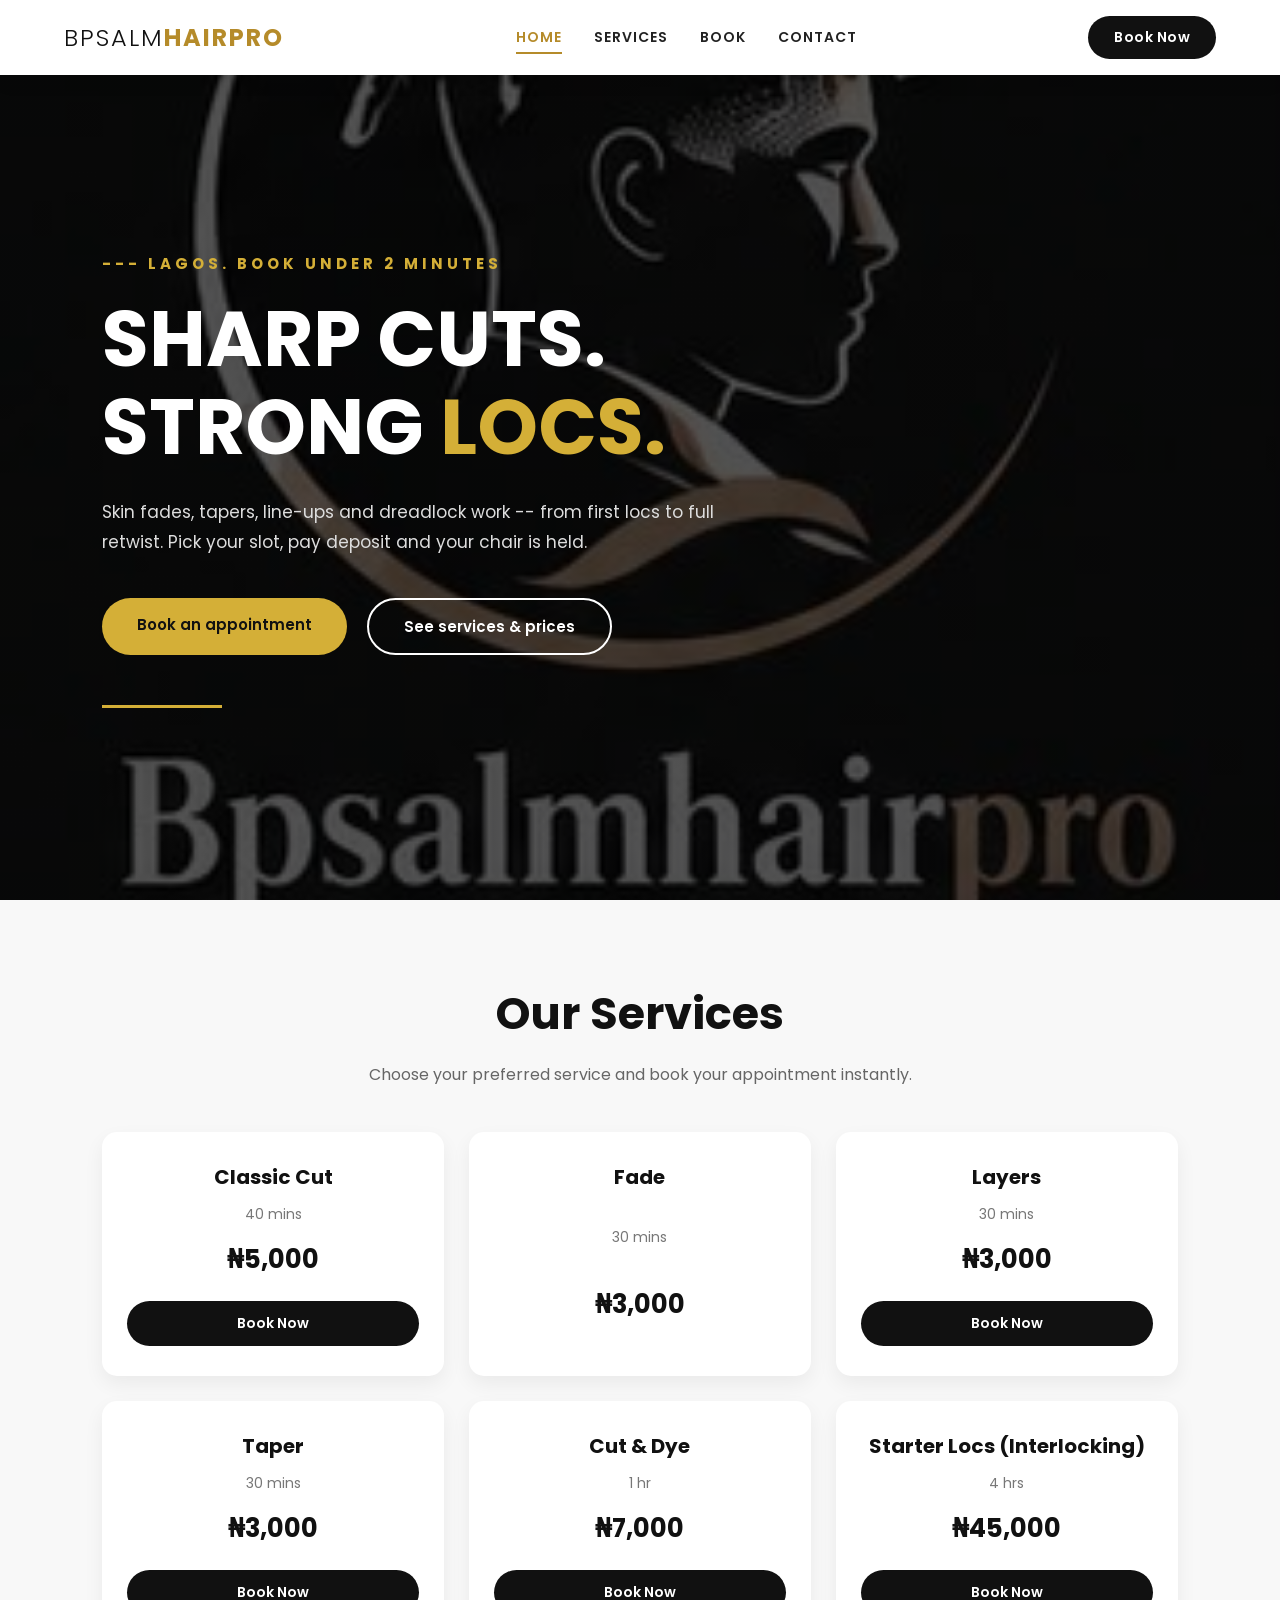
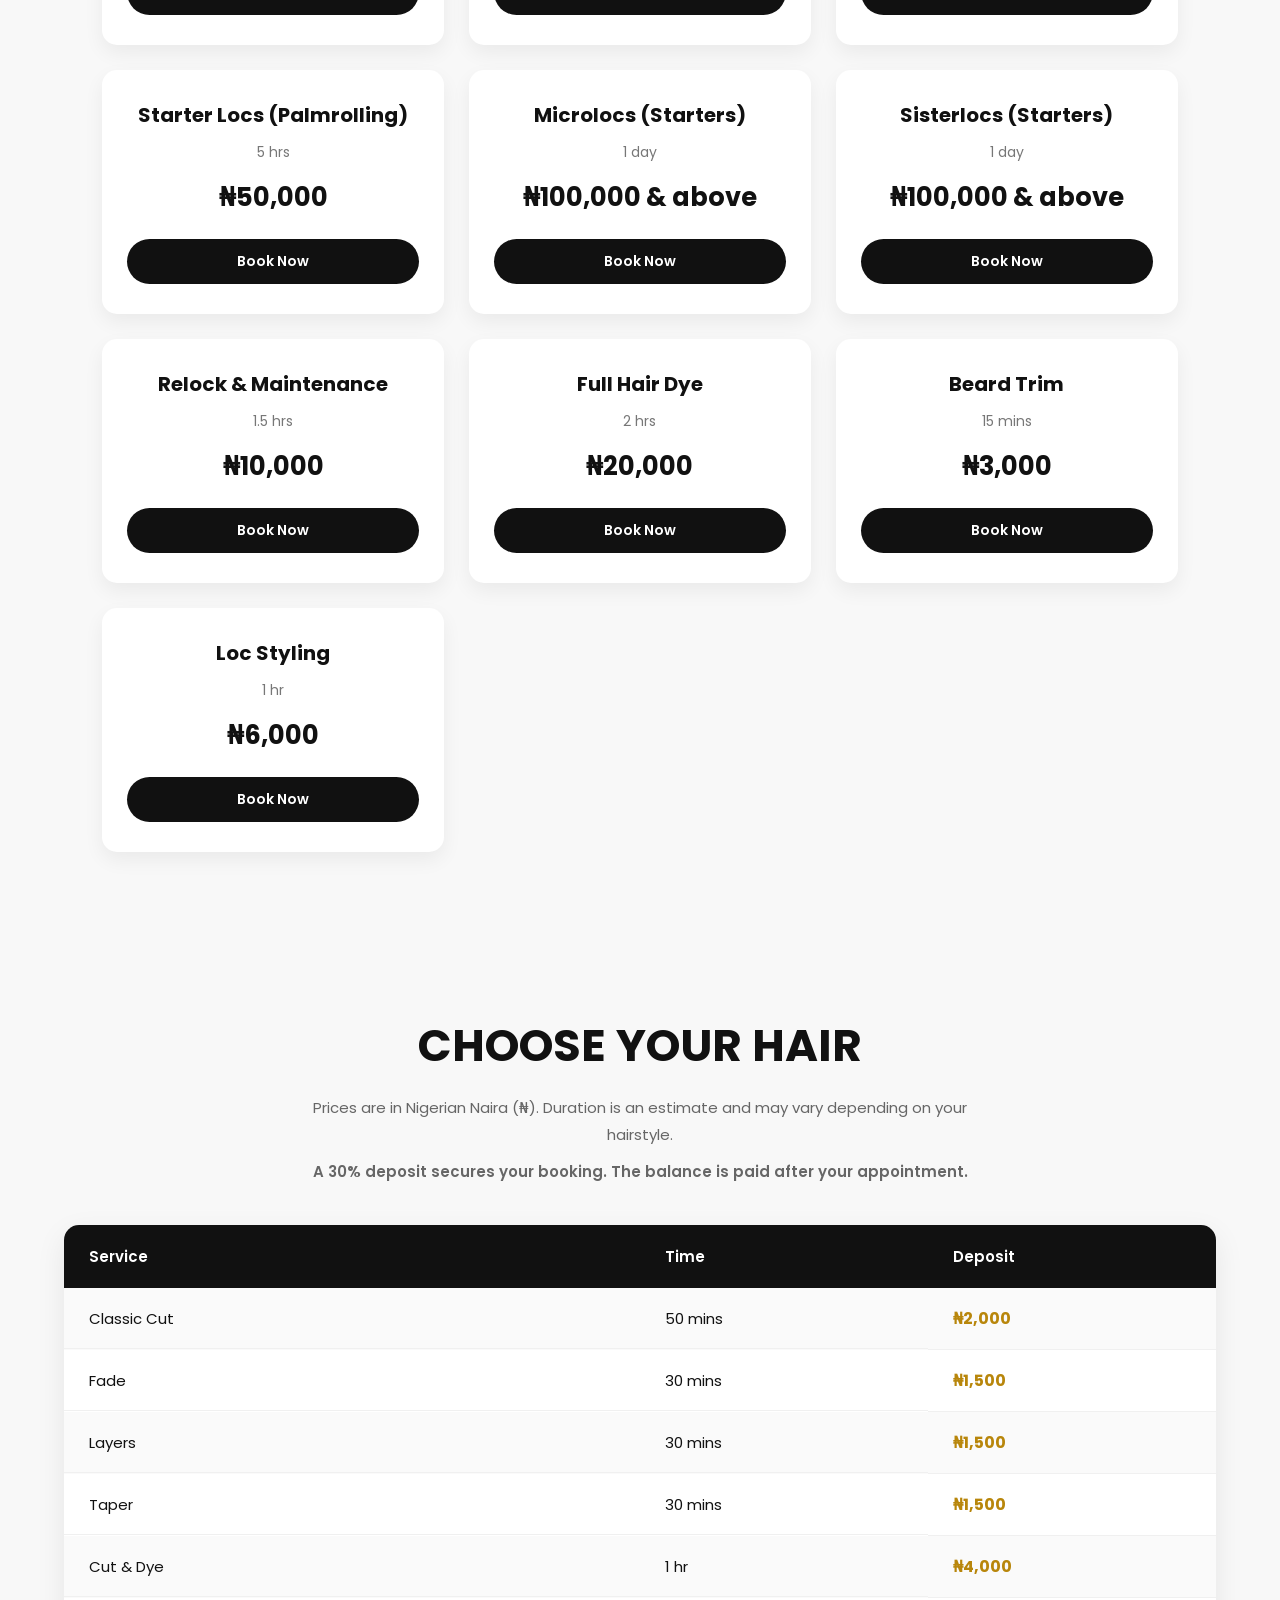
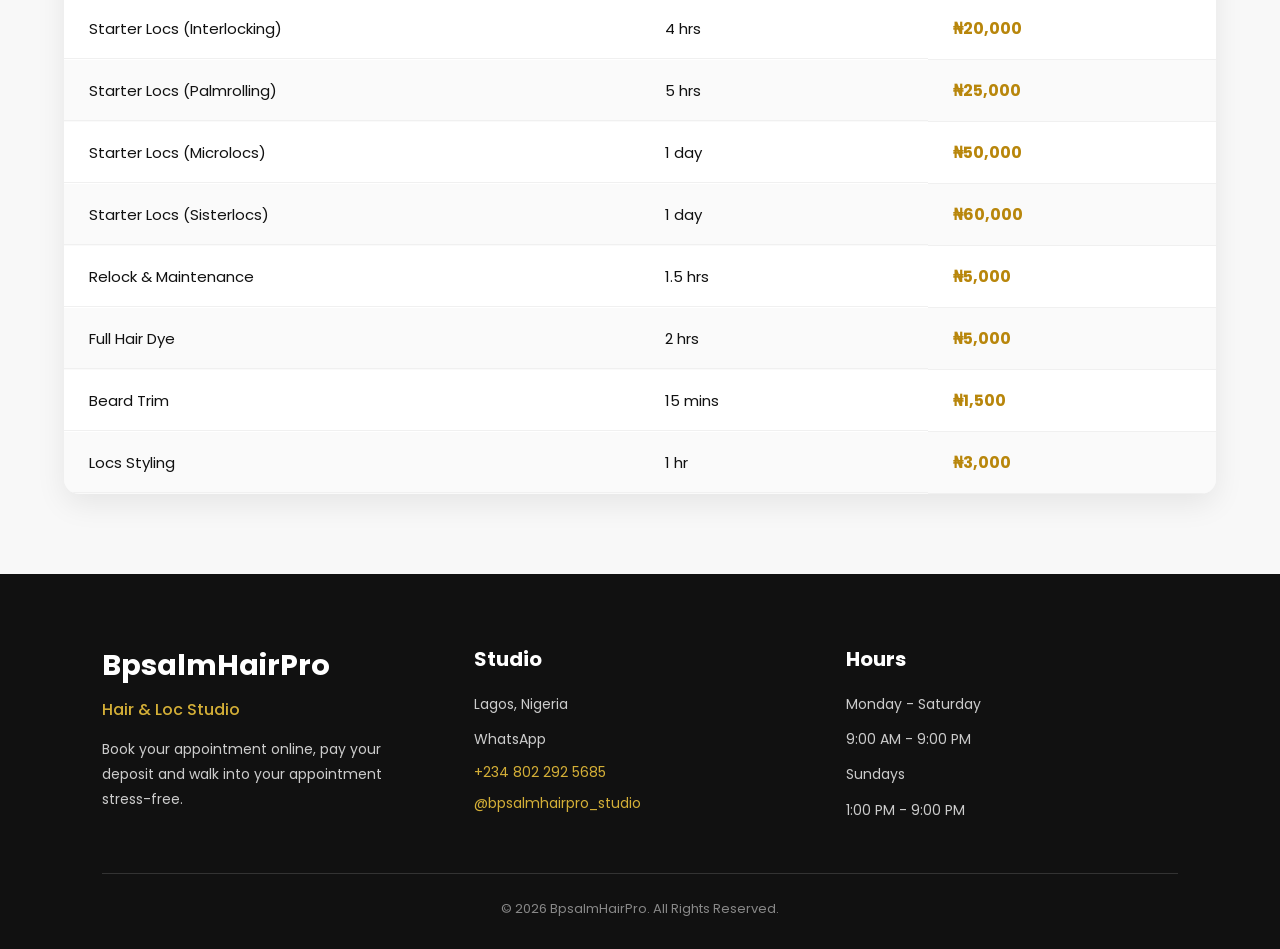
<file: index.html>
<!DOCTYPE html>
<html lang="en">
<head>
    <meta charset="UTF-8">
    <meta name="viewport" content="width=device-width, initial-scale=1.0">
    <title>BpsalmHairPro | Hair & Loc Studio Lagos</title>
    <link rel="stylesheet" href="navbar.css">
    <link rel="stylesheet" href="style.css">
    <link rel="preconnect" href="https://fonts.googleapis.com">
    <link rel="preconnect" href="https://fonts.gstatic.com" crossorigin>
    <link href="https://fonts.googleapis.com/css2?family=Poppins:wght@300;400;500;600;700&display=swap" rel="stylesheet">
</head>
<body>
    <nav class="nav-container">
        <div class="content">
            <div class="left-content">
                <a href="index.html">
                    <p>BPSALM<b>HAIRPRO</b></p>
                </a>
            </div>
            <div class="nav-links" id="navLinks">
                <a href="index.html" class="active">HOME</a>
                <a href="services.html">SERVICES</a>
                <a href="#booking">BOOK</a>
                <a href="contact.html">CONTACT</a>
                <div class="mobile-cta">
                    <a href="#booking" class="nav-btn">Book Now</a>
                </div>
            </div>
            <div class="right-content">
                <a href="#booking" class="desktop-cta nav-btn">Book Now</a>
                <button class="hamburger" id="hamburger" aria-label="Toggle navigation menu" aria-expanded="false">
                    <span></span>
                    <span></span>
                    <span></span>
                </button>
            </div>
        </div>
    </nav>

    <section class="hero">
        <h3>--- LAGOS. BOOK UNDER 2 MINUTES</h3>
        <h1>SHARP CUTS. <br> STRONG <span>LOCS.</span></h1>
        <p>Skin fades, tapers, line-ups and dreadlock work -- from first locs to full retwist. Pick your slot, pay deposit and your chair is held.</p>
        <div class="hero-buttons">
            <a href="#booking" class="btn-primary">Book an appointment</a>
            <a href="services.html" class="btn-secondary">See services & prices</a>
        </div>
        <hr>
    </section>

    <section class="services">
        <div class="container">
            <h2>Our Services</h2>
            <p class="subtitle">Choose your preferred service and book your appointment instantly.</p>
        </div>
        <div class="service-grid">
            <div class="card">
                <h3>Classic Cut</h3>
                <p>40 mins</p>
                <h4>₦5,000</h4>
                <!-- <a href="#booking" class="btn">Book Now</a> -->
                <a href="https://wa.me/2348022925685" target="_blank" class="btn whatsapp">Book Now</a>
            </div>
            <div class="card">
                <h3>Fade</h3>
                <p>30 mins</p>
                <h4>₦3,000</h4>
                <!-- <a href="#booking" class="btn">Book Now</a> -->
                 
            </div>
            <div class="card">
                <h3>Layers</h3>
                <p>30 mins</p>
                <h4>₦3,000</h4>
                <!-- <a href="#booking" class="btn">Book Now</a> -->
                <a href="https://wa.me/2348022925685" target="_blank" class="btn whatsapp">Book Now</a>
            </div>
            <div class="card">
                <h3>Taper</h3>
                <p>30 mins</p>
                <h4>₦3,000</h4>
                <!-- <a href="#booking" class="btn">Book Now</a> -->
                <a href="https://wa.me/2348022925685" target="_blank" class="btn whatsapp">Book Now</a>
            </div>
            <div class="card">
                <h3>Cut & Dye</h3>
                <p>1 hr</p>
                <h4>₦7,000</h4>
                <!-- <a href="#booking" class="btn">Book Now</a> -->
                <a href="https://wa.me/2348022925685" target="_blank" class="btn whatsapp">Book Now</a>
            </div>
            <div class="card">
                <h3>Starter Locs (Interlocking)</h3>
                <p>4 hrs</p>
                <h4>₦45,000</h4>
                <!-- <a href="#booking" class="btn">Book Now</a> -->
                <a href="https://wa.me/2348022925685" target="_blank" class="btn whatsapp">Book Now</a>
            </div>
            <div class="card">
                <h3>Starter Locs (Palmrolling)</h3>
                <p>5 hrs</p>
                <h4>₦50,000</h4>
                <!-- <a href="#booking" class="btn">Book Now</a> -->
                <a href="https://wa.me/2348022925685" target="_blank" class="btn whatsapp">Book Now</a>
            </div>
            <div class="card">
                <h3>Microlocs (Starters)</h3>
                <p>1 day</p>
                <h4>₦100,000 & above</h4>
                <!-- <a href="#booking" class="btn">Book Now</a> -->
                <a href="https://wa.me/2348022925685" target="_blank" class="btn whatsapp">Book Now</a>
            </div>
            <div class="card">
                <h3>Sisterlocs (Starters)</h3>
                <p>1 day</p>
                <h4>₦100,000 & above</h4>
                <!-- <a href="#booking" class="btn">Book Now</a> -->
                <a href="https://wa.me/2348022925685" target="_blank" class="btn whatsapp">Book Now</a>
            </div>
            <div class="card">
                <h3>Relock & Maintenance</h3>
                <p>1.5 hrs</p>
                <h4>₦10,000</h4>
                <!-- <a href="#booking" class="btn">Book Now</a> -->
                <a href="https://wa.me/2348022925685" target="_blank" class="btn whatsapp">Book Now</a>
            </div>
            <div class="card">
                <h3>Full Hair Dye</h3>
                <p>2 hrs</p>
                <h4>₦20,000</h4>
                <!-- <a href="#booking" class="btn">Book Now</a> -->
                <a href="https://wa.me/2348022925685" target="_blank" class="btn whatsapp">Book Now</a>
            </div>
            <div class="card">
                <h3>Beard Trim</h3>
                <p>15 mins</p>
                <h4>₦3,000</h4>
                <!-- <a href="#booking" class="btn">Book Now</a> -->
                <a href="https://wa.me/2348022925685" target="_blank" class="btn whatsapp">Book Now</a>
            </div>
            <div class="card">
                <h3>Loc Styling</h3>
                <p>1 hr</p>
                <h4>₦6,000</h4>
                <!-- <a href="#booking" class="btn">Book Now</a> -->
                <a href="https://wa.me/2348022925685" target="_blank" class="btn whatsapp">Book Now</a>
            </div>
        </div>
    </section>

    <section class="pricing" id="booking">
        <div class="pricing-header">
            <h2>CHOOSE YOUR HAIR</h2>
            <p>Prices are in Nigerian Naira (₦). Duration is an estimate and may vary depending on your hairstyle.</p>
            <p class="deposit-note">A 30% deposit secures your booking. The balance is paid after your appointment.</p>
        </div>
        <div class="pricing-table">
            <div class="table-header">
                <div>Service</div>
                <div>Time</div>
                <div>Deposit</div>
            </div>
            <div class="table-row">
                <div>Classic Cut</div>
                <div>50 mins</div>
                <div>₦2,000</div>
            </div>
            <div class="table-row">
                <div>Fade</div>
                <div>30 mins</div>
                <div>₦1,500</div>
            </div>
            <div class="table-row">
                <div>Layers</div>
                <div>30 mins</div>
                <div>₦1,500</div>
            </div>
            <div class="table-row">
                <div>Taper</div>
                <div>30 mins</div>
                <div>₦1,500</div>
            </div>
            <div class="table-row">
                <div>Cut & Dye</div>
                <div>1 hr</div>
                <div>₦4,000</div>
            </div>
            <div class="table-row">
                <div>Starter Locs (Interlocking)</div>
                <div>4 hrs</div>
                <div>₦20,000</div>
            </div>
            <div class="table-row">
                <div>Starter Locs (Palmrolling)</div>
                <div>5 hrs</div>
                <div>₦25,000</div>
            </div>
            <div class="table-row">
                <div>Starter Locs (Microlocs)</div>
                <div>1 day</div>
                <div>₦50,000</div>
            </div>
            <div class="table-row">
                <div>Starter Locs (Sisterlocs)</div>
                <div>1 day</div>
                <div>₦60,000</div>
            </div>
            <div class="table-row">
                <div>Relock & Maintenance</div>
                <div>1.5 hrs</div>
                <div>₦5,000</div>
            </div>
            <div class="table-row">
                <div>Full Hair Dye</div>
                <div>2 hrs</div>
                <div>₦5,000</div>
            </div>
            <div class="table-row">
                <div>Beard Trim</div>
                <div>15 mins</div>
                <div>₦1,500</div>
            </div>
            <div class="table-row">
                <div>Locs Styling</div>
                <div>1 hr</div>
                <div>₦3,000</div>
            </div>
        </div>
    </section>

    <footer class="footer">
        <div class="footer-container">
            <!-- Brand -->
            <div class="footer-box">
                <h2>BpsalmHairPro</h2>
                <h4>Hair & Loc Studio</h4>
                <p>Book your appointment online, pay your deposit and walk into your appointment stress-free.</p>
            </div>
            <!-- Studio -->
            <div class="footer-box">
                <h3>Studio</h3>
                <p>Lagos, Nigeria</p>
                <p>WhatsApp</p>
                <a href="https://wa.me/2348022925685" target="_blank" rel="noopener">+234 802 292 5685</a>
                <a href="#">@bpsalmhairpro_studio</a>
            </div>
            <!-- Opening Hours -->
            <div class="footer-box">
                <h3>Hours</h3>
                <p>Monday - Saturday</p>
                <p>9:00 AM - 9:00 PM</p>
                <p>Sundays</p>
                <p>1:00 PM - 9:00 PM</p>
            </div>
        </div>

        <hr>

        <div class="footer-bottom">
            <p>© 2026 BpsalmHairPro. All Rights Reserved.</p>
        </div>
    </footer>

    <script src="script.js"></script>
</body>
</html>
</file>
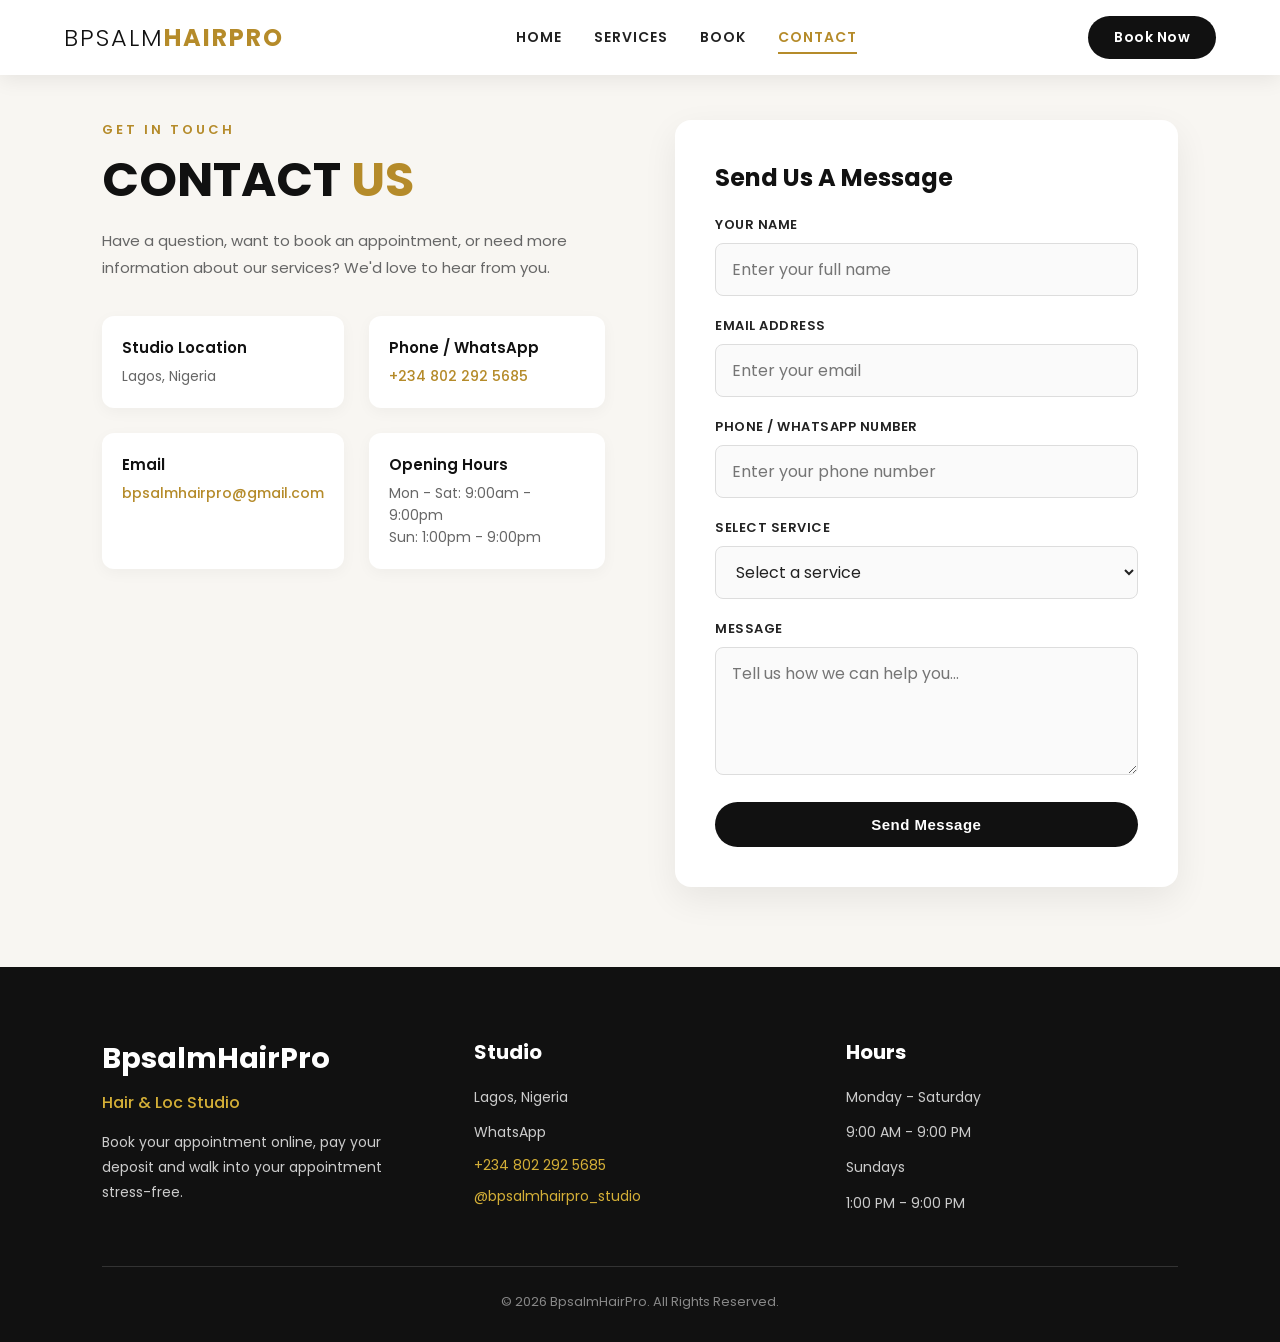
<file: contact.html>
<!DOCTYPE html>
<html lang="en">
<head>
    <meta charset="UTF-8">
    <meta name="viewport" content="width=device-width, initial-scale=1.0">
    <title>Contact Us | BpsalmHairPro Lagos</title>
    <link rel="stylesheet" href="navbar.css">
    <link rel="stylesheet" href="contact.css">
    <link rel="preconnect" href="https://fonts.googleapis.com">
    <link rel="preconnect" href="https://fonts.gstatic.com" crossorigin>
    <link href="https://fonts.googleapis.com/css2?family=Poppins:wght@300;400;500;600;700&display=swap" rel="stylesheet">
</head>
<body>
    <!-- NAVBAR -->
    <nav class="nav-container">
        <div class="content">
            <div class="left-content">
                <a href="index.html">
                    <p>BPSALM<b>HAIRPRO</b></p>
                </a>
            </div>
            <div class="nav-links" id="navLinks">
                <a href="index.html">HOME</a>
                <a href="services.html">SERVICES</a>
                <a href="index.html#booking">BOOK</a>
                <a href="contact.html" class="active">CONTACT</a>
                <div class="mobile-cta">
                    <a href="index.html#booking" class="nav-btn">Book Now</a>
                </div>
            </div>
            <div class="right-content">
                <a href="index.html#booking" class="desktop-cta nav-btn">Book Now</a>
                <button class="hamburger" id="hamburger" aria-label="Toggle navigation menu" aria-expanded="false">
                    <span></span>
                    <span></span>
                    <span></span>
                </button>
            </div>
        </div>
    </nav>

    <!-- CONTACT SECTION -->
    <section class="contact-section" id="contact">
        <div class="contact-container">
            <!-- Left Side: Contact Info -->
            <div class="contact-info">
                <p class="contact-subtitle">GET IN TOUCH</p>
                <h2>CONTACT <span>US</span></h2>
                <p class="contact-text">
                    Have a question, want to book an appointment, or need more information about our services? We'd love to hear from you.
                </p>

                <div class="contact-details">
                    <div class="contact-item">
                        <h3>Studio Location</h3>
                        <p>Lagos, Nigeria</p>
                    </div>
                    <div class="contact-item">
                        <h3>Phone / WhatsApp</h3>
                        <p><a href="https://wa.me/2348022925685" target="_blank" rel="noopener">+234 802 292 5685</a></p>
                    </div>
                    <div class="contact-item">
                        <h3>Email</h3>
                        <p><a href="mailto:bpsalmhairpro@gmail.com">bpsalmhairpro@gmail.com</a></p>
                    </div>
                    <div class="contact-item">
                        <h3>Opening Hours</h3>
                        <p>Mon - Sat: 9:00am - 9:00pm</p>
                        <p>Sun: 1:00pm - 9:00pm</p>
                    </div>
                </div>
            </div>

            <!-- Right side: Single Unified Contact Form -->
            <div class="contact-form-card">
                <h3>Send Us A Message</h3>
                <form action="#" method="POST" class="contact-form">
                    <div class="form-group">
                        <label for="name">Your Name</label>
                        <input type="text" id="name" name="name" placeholder="Enter your full name" required>
                    </div>

                    <div class="form-group">
                        <label for="email">Email Address</label>
                        <input type="email" id="email" name="email" placeholder="Enter your email" required>
                    </div>

                    <div class="form-group">
                        <label for="tel">Phone / WhatsApp Number</label>
                        <input type="tel" id="tel" name="tel" placeholder="Enter your phone number" required>
                    </div>

                    <div class="form-group">
                        <label for="service">Select Service</label>
                        <select name="service" id="service" required>
                            <option value="" disabled selected>Select a service</option>
                            <option value="classic-cut">Classic Haircut</option>
                            <option value="skin-fade">Skin Fade</option>
                            <option value="starter-locs">Starter Locs</option>
                            <option value="retwist">Retwist & Maintenance</option>
                            <option value="loc-styling">Loc Styling</option>
                            <option value="beard">Beard Grooming</option>
                            <option value="coloring">Coloring & Tinting</option>
                            <option value="microlocs">Microlocs</option>
                            <option value="other">Other Inquiry</option>
                        </select>
                    </div>

                    <div class="form-group">
                        <label for="message">Message</label>
                        <textarea name="message" id="message" rows="4" placeholder="Tell us how we can help you..." required></textarea>
                    </div>

                    <button type="submit" class="contact-btn">
                        Send Message
                    </button>
                </form>
            </div>
        </div>
    </section>

    <!-- FOOTER -->
    <footer class="footer">
        <div class="footer-container">
            <div class="footer-box">
                <h2>BpsalmHairPro</h2>
                <h4>Hair & Loc Studio</h4>
                <p>Book your appointment online, pay your deposit and walk into your appointment stress-free.</p>
            </div>
            <div class="footer-box">
                <h3>Studio</h3>
                <p>Lagos, Nigeria</p>
                <p>WhatsApp</p>
                <a href="https://wa.me/2348022925685" target="_blank" rel="noopener">+234 802 292 5685</a>
                <a href="#">@bpsalmhairpro_studio</a>
            </div>
            <div class="footer-box">
                <h3>Hours</h3>
                <p>Monday - Saturday</p>
                <p>9:00 AM - 9:00 PM</p>
                <p>Sundays</p>
                <p>1:00 PM - 9:00 PM</p>
            </div>
        </div>
        <hr>
        <div class="footer-bottom">
            <p>© 2026 BpsalmHairPro. All Rights Reserved.</p>
        </div>
    </footer>

    <script src="script.js"></script>
</body>
</html>
</file>
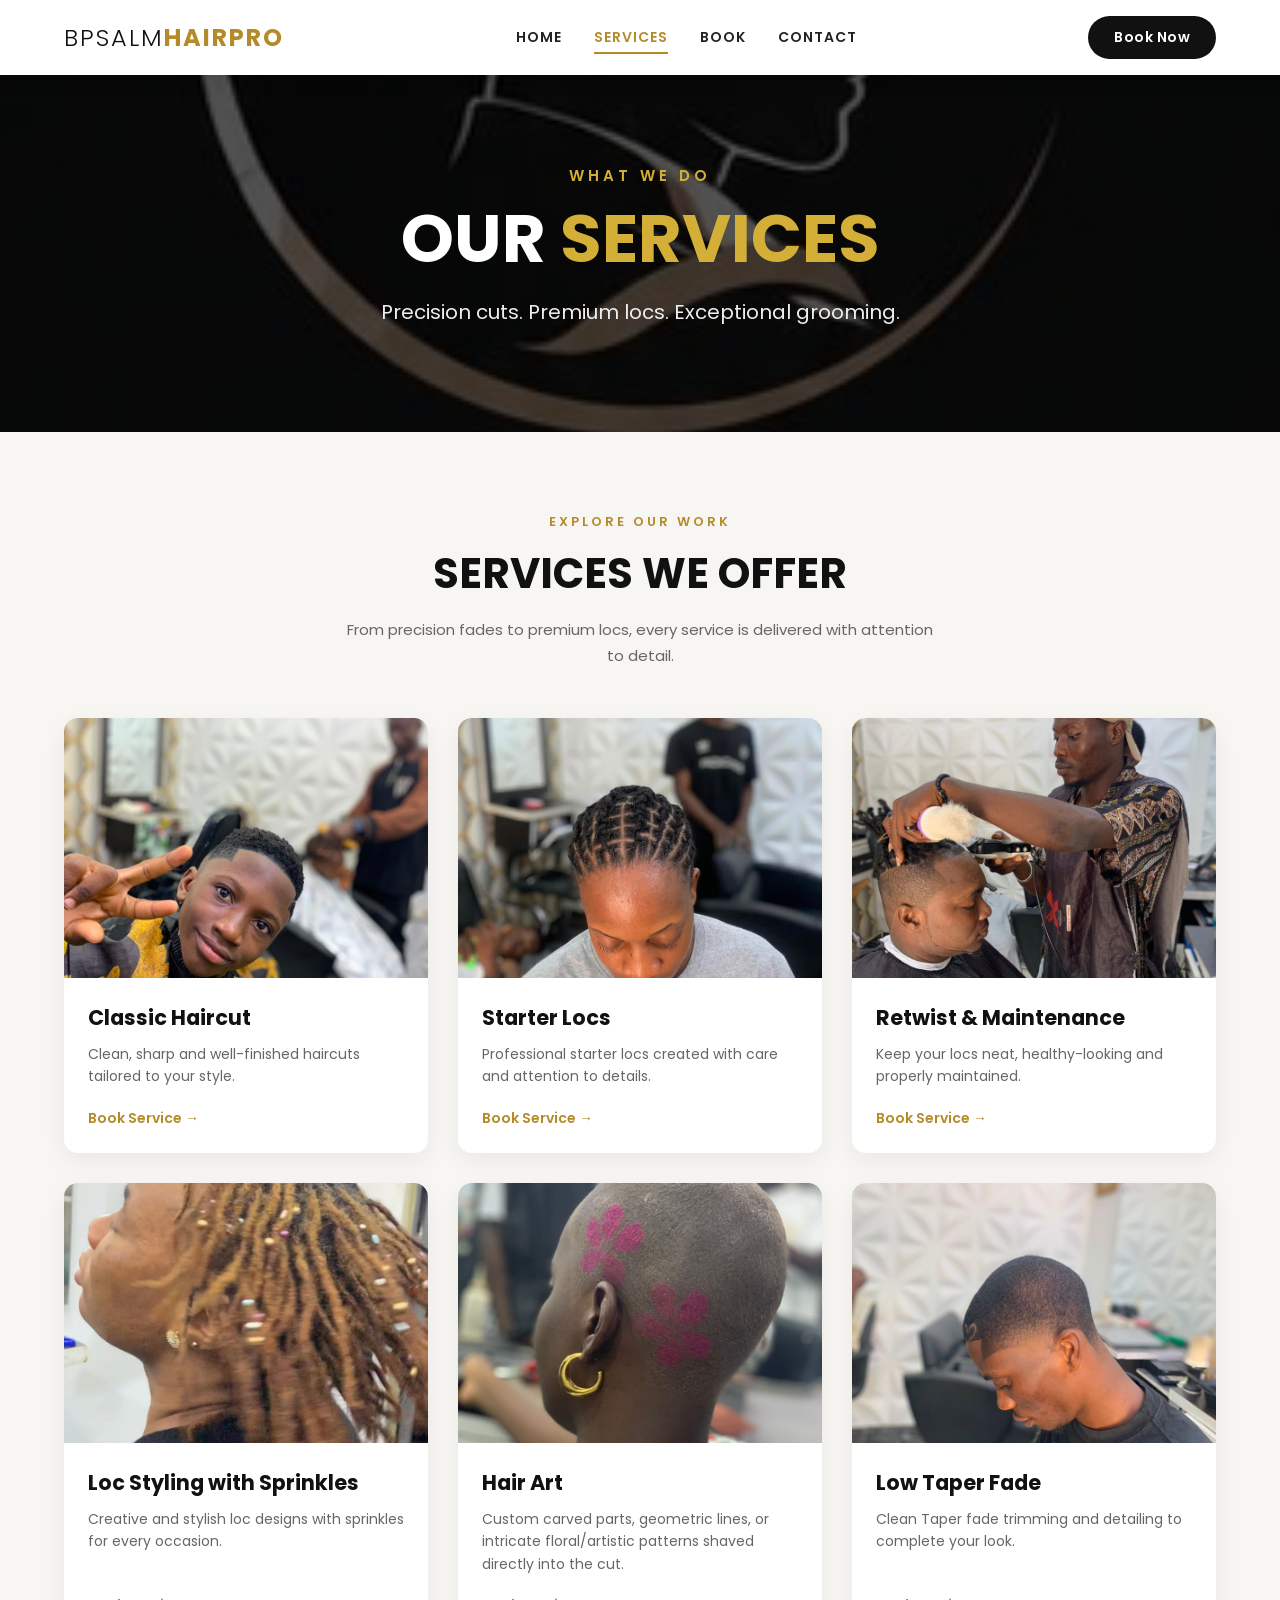
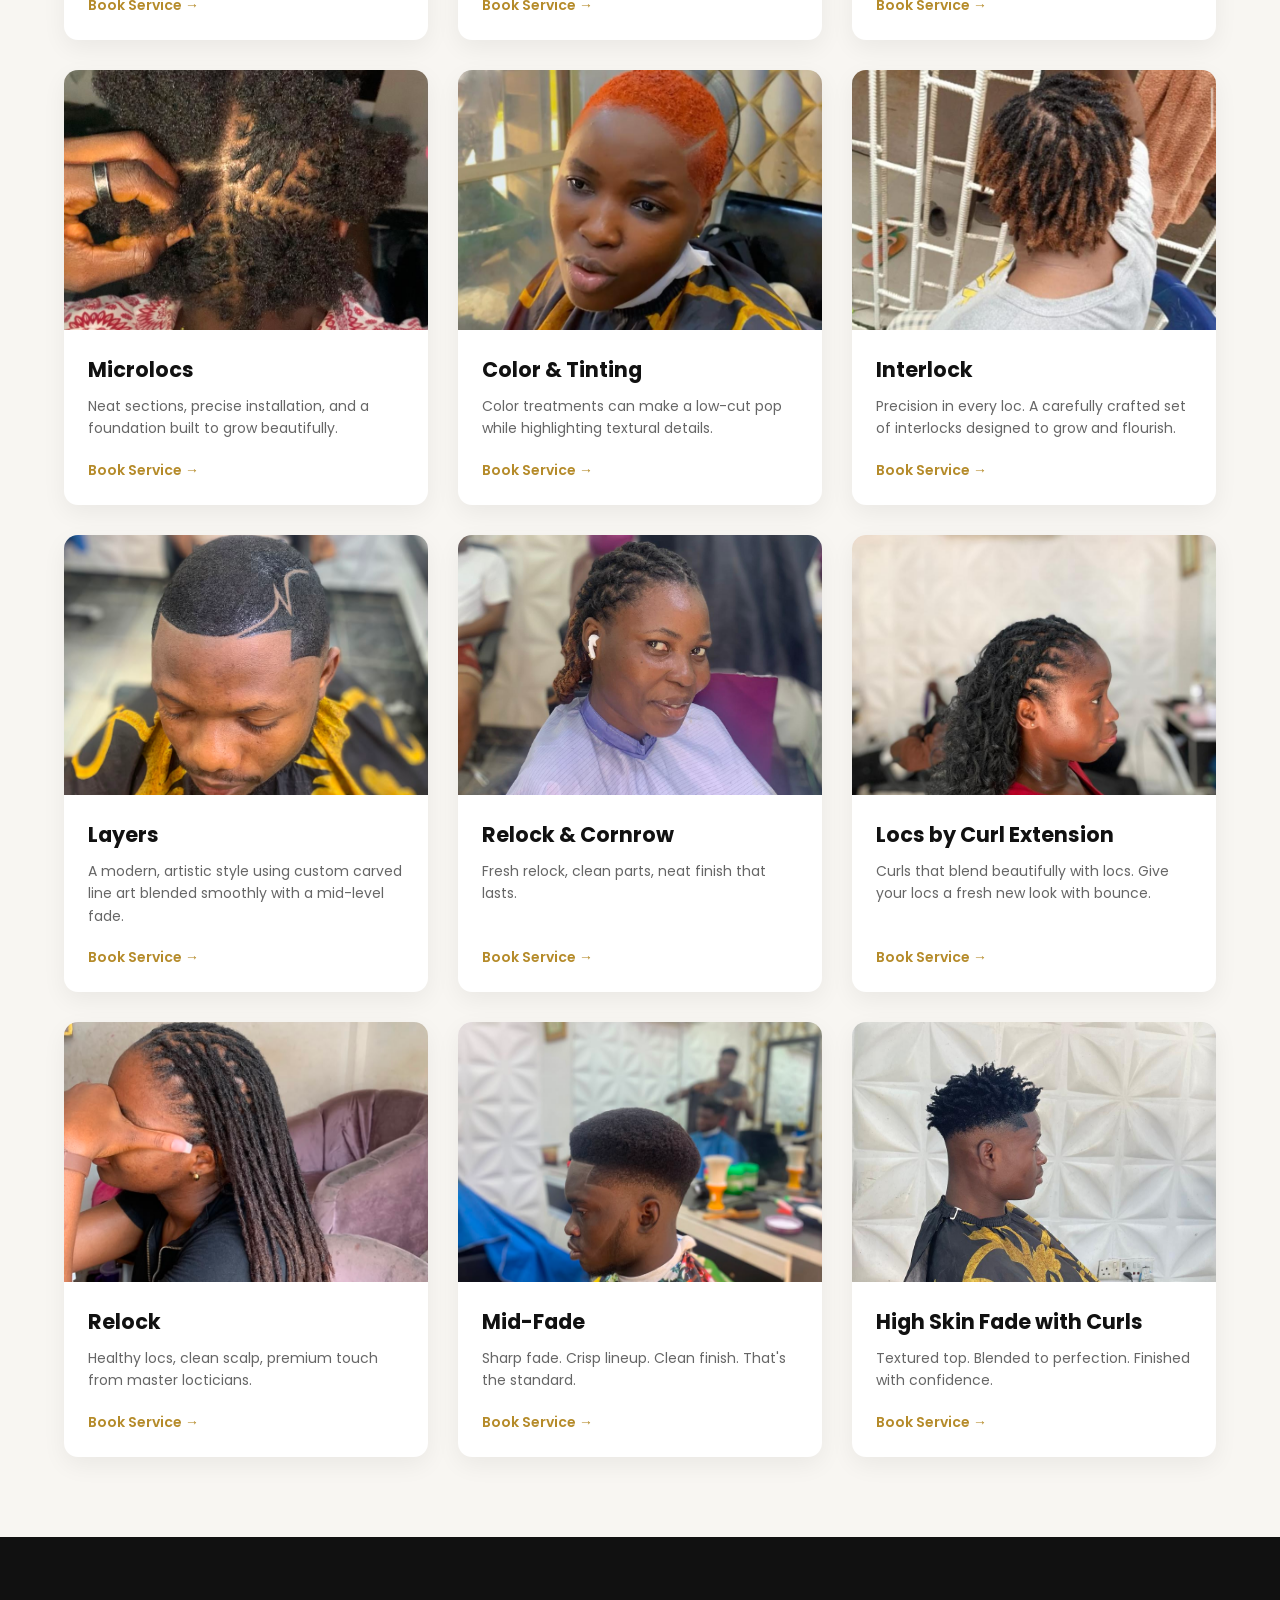
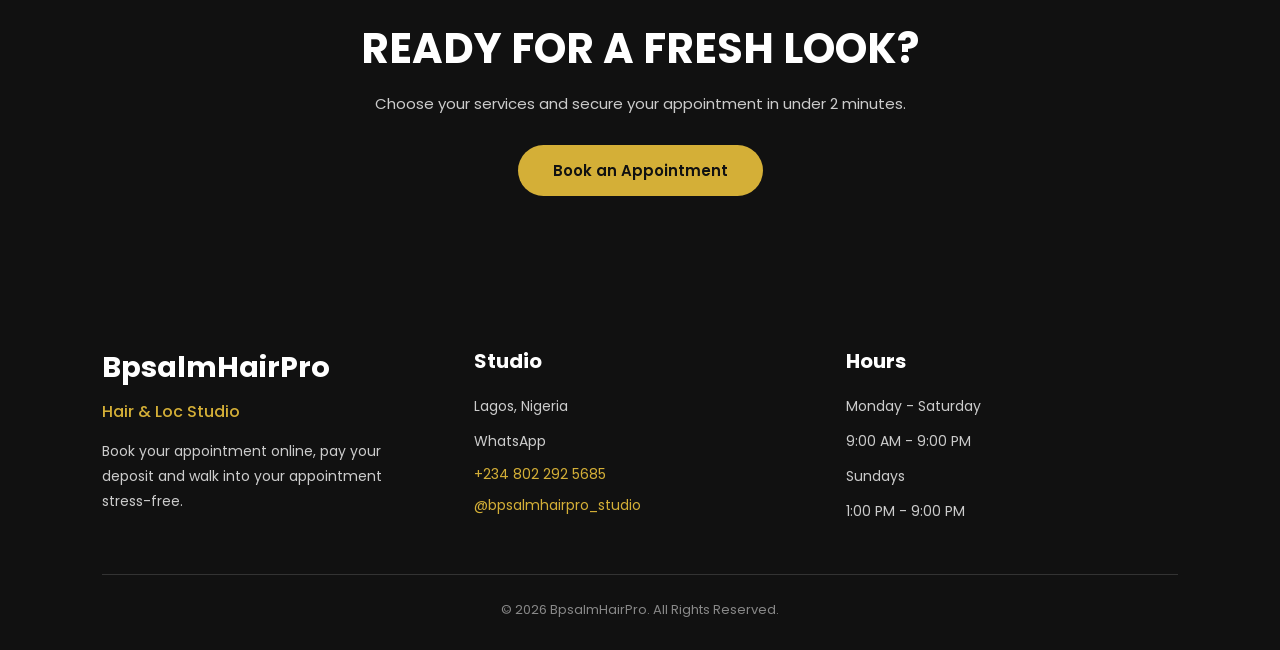
<file: services.html>
<!DOCTYPE html>
<html lang="en">
<head>
    <meta charset="UTF-8">
    <meta name="viewport" content="width=device-width, initial-scale=1.0">
    <title>Services | BpsalmHairPro Lagos</title>
    <link rel="stylesheet" href="navbar.css">
    <link rel="stylesheet" href="services.css">
    <link rel="preconnect" href="https://fonts.googleapis.com">
    <link rel="preconnect" href="https://fonts.gstatic.com" crossorigin>
    <link href="https://fonts.googleapis.com/css2?family=Poppins:wght@300;400;500;600;700&display=swap" rel="stylesheet">
</head>
<body>
    <!-- NAVBAR -->
    <nav class="nav-container">
        <div class="content">
            <div class="left-content">
                <a href="index.html">
                    <p>BPSALM<b>HAIRPRO</b></p>
                </a>
            </div>
            <div class="nav-links" id="navLinks">
                <a href="index.html">HOME</a>
                <a href="services.html" class="active">SERVICES</a>
                <a href="index.html#booking">BOOK</a>
                <a href="contact.html">CONTACT</a>
                <div class="mobile-cta">
                    <a href="index.html#booking" class="nav-btn">Book Now</a>
                </div>
            </div>
            <div class="right-content">
                <a href="index.html#booking" class="desktop-cta nav-btn">Book Now</a>
                <button class="hamburger" id="hamburger" aria-label="Toggle navigation menu" aria-expanded="false">
                    <span></span>
                    <span></span>
                    <span></span>
                </button>
            </div>
        </div>
    </nav>

    <!-- SERVICES HERO -->
    <section class="Services-hero">
        <div class="Services-hero-content">
            <p>What We Do</p>
            <h1>OUR <span>SERVICES</span></h1>
            <h3>Precision cuts. Premium locs. Exceptional grooming.</h3>
        </div>
    </section>

    <!-- SERVICES -->
    <section class="services-section">
        <div class="section-heading">
            <p>EXPLORE OUR WORK</p>
            <h2>SERVICES WE OFFER</h2>
            <span>From precision fades to premium locs, every service is delivered with attention to detail.</span>
        </div>

        <div class="services-grid">
            <!-- SERVICE 1 -->
            <div class="service-card">
                <div class="service-image">
                    <img src="images/WhatsApp Image 2026-08-11 at 03.55.43.jpeg" alt="Classic haircut" loading="lazy">
                </div>
                <div class="service-info">
                    <h3>Classic Haircut</h3>
                    <p>Clean, sharp and well-finished haircuts tailored to your style.</p>
                    <a href="index.html#booking">Book Service →</a>
                </div>
            </div>

            <!-- SERVICE 2 -->
            <div class="service-card">
                <div class="service-image">
                    <img src="images/WhatsApp Image 2026-08-11 at 08.17.00.jpeg" alt="Starter locs" loading="lazy">
                </div>
                <div class="service-info">
                    <h3>Starter Locs</h3>
                    <p>Professional starter locs created with care and attention to details.</p>
                    <a href="index.html#booking">Book Service →</a>
                </div>
            </div>

            <!-- SERVICE 3 -->
            <div class="service-card">
                <div class="service-image">
                    <img src="images/WhatsApp Image 2026-08-11 at 03.55.42 (2).jpeg" alt="Loc retwist" loading="lazy">
                </div>
                <div class="service-info">
                    <h3>Retwist & Maintenance</h3>
                    <p>Keep your locs neat, healthy-looking and properly maintained.</p>
                    <a href="index.html#booking">Book Service →</a>
                </div>
            </div>

            <!-- SERVICE 4 -->
            <div class="service-card">
                <div class="service-image">
                    <img src="images/WhatsApp Image 2026-08-13 at 01.35.48.jpeg" alt="Loc styling with sprinkles" loading="lazy">
                </div>   
                <div class="service-info">
                    <h3>Loc Styling with Sprinkles</h3>
                    <p>Creative and stylish loc designs with sprinkles for every occasion.</p>
                    <a href="index.html#booking">Book Service →</a>
                </div>         
            </div>

            <!-- SERVICE 5 -->
            <div class="service-card">
                <div class="service-image">
                    <img src="images/WhatsApp Image 2026-08-11 at 03.55.41.jpeg" alt="Hair Art" loading="lazy">
                </div>
                <div class="service-info">
                    <h3>Hair Art</h3>
                    <p>Custom carved parts, geometric lines, or intricate floral/artistic patterns shaved directly into the cut.</p>
                    <a href="index.html#booking">Book Service →</a>
                </div>
            </div>

            <!-- SERVICE 6 -->
            <div class="service-card">
                <div class="service-image">
                    <img src="images/WhatsApp Image 2026-08-11 at 03.56.00.jpeg" alt="Low Taper fade" loading="lazy">
                </div>
                <div class="service-info">
                    <h3>Low Taper Fade</h3>
                    <p>Clean Taper fade trimming and detailing to complete your look.</p>
                    <a href="index.html#booking">Book Service →</a>
                </div>
            </div>

            <!-- SERVICE 7 -->
            <div class="service-card">
                <div class="service-image">
                    <img src="images/WhatsApp Image 2026-08-13 at 10.06.50.jpeg" alt="Microlocs" loading="lazy">
                </div>
                <div class="service-info">
                    <h3>Microlocs</h3>
                    <p>Neat sections, precise installation, and a foundation built to grow beautifully.</p>
                    <a href="index.html#booking">Book Service →</a>
                </div>
            </div>

            <!-- SERVICE 8 -->
            <div class="service-card">
                <div class="service-image">
                    <img src="images/WhatsApp Image 2026-08-14 at 06.47.19.jpeg" alt="Color & Tinting" loading="lazy">
                </div>
                <div class="service-info">
                    <h3>Color & Tinting</h3>
                    <p>Color treatments can make a low-cut pop while highlighting textural details.</p>
                    <a href="index.html#booking">Book Service →</a>
                </div>
            </div>

            <!-- SERVICE 9 -->
            <div class="service-card">
                <div class="service-image">
                    <img src="images/WhatsApp Image 2026-08-14 at 05.27.01.jpeg" alt="Interlock" loading="lazy">
                </div>
                <div class="service-info">
                    <h3>Interlock</h3>
                    <p>Precision in every loc. A carefully crafted set of interlocks designed to grow and flourish.</p>
                    <a href="index.html#booking">Book Service →</a>
                </div>
            </div>

            <!-- SERVICE 10 -->
            <div class="service-card">
                <div class="service-image">
                    <img src="images/WhatsApp Image 2026-08-11 at 03.56.16.jpeg" alt="Layers" loading="lazy">
                </div>
                <div class="service-info">
                    <h3>Layers</h3>
                    <p>A modern, artistic style using custom carved line art blended smoothly with a mid-level fade.</p>
                    <a href="index.html#booking">Book Service →</a>
                </div>
            </div>

            <!-- SERVICE 11 -->
            <div class="service-card">
                <div class="service-image">
                    <img src="images/WhatsApp Image 2026-08-14 at 06.27.56.jpeg" alt="Relock & Cornrow" loading="lazy">
                </div>
                <div class="service-info">
                    <h3>Relock & Cornrow</h3>
                    <p>Fresh relock, clean parts, neat finish that lasts.</p>
                    <a href="index.html#booking">Book Service →</a>
                </div>
            </div>

            <!-- SERVICE 12 -->
            <div class="service-card">
                <div class="service-image">
                    <img src="images/WhatsApp Image 2026-08-14 at 06.32.40.jpeg" alt="Locs by curl extension" loading="lazy">
                </div>
                <div class="service-info">
                    <h3>Locs by Curl Extension</h3>
                    <p>Curls that blend beautifully with locs. Give your locs a fresh new look with bounce.</p>
                    <a href="index.html#booking">Book Service →</a>
                </div>
            </div>

            <!-- SERVICE 13 -->
            <div class="service-card">
                <div class="service-image">
                    <img src="images/WhatsApp Image 2026-08-11 at 03.55.41 (1).jpeg" alt="Relock" loading="lazy">
                </div>
                <div class="service-info">
                    <h3>Relock</h3>
                    <p>Healthy locs, clean scalp, premium touch from master locticians.</p>
                    <a href="index.html#booking">Book Service →</a>
                </div>
            </div>

            <!-- SERVICE 14 -->
            <div class="service-card">
                <div class="service-image">
                    <img src="images/WhatsApp Image 2026-08-11 at 03.56.02.jpeg" alt="Mid-Fade" loading="lazy">
                </div>
                <div class="service-info">
                    <h3>Mid-Fade</h3>
                    <p>Sharp fade. Crisp lineup. Clean finish. That's the standard.</p>
                    <a href="index.html#booking">Book Service →</a>
                </div>
            </div>

            <!-- SERVICE 15 -->
            <div class="service-card">
                <div class="service-image">
                    <img src="images/WhatsApp Image 2026-08-14 at 06.28.42.jpeg" alt="High skin fade with Curls" loading="lazy">
                </div>
                <div class="service-info">
                    <h3>High Skin Fade with Curls</h3>
                    <p>Textured top. Blended to perfection. Finished with confidence.</p>
                    <a href="index.html#booking">Book Service →</a>
                </div>
            </div>
        </div>
    </section> 

    <!-- CALL TO ACTION -->
    <section class="service-cta">
        <h2>READY FOR A FRESH LOOK?</h2>
        <p>Choose your services and secure your appointment in under 2 minutes.</p>
        <a href="index.html#booking">Book an Appointment</a>
    </section>

    <!-- FOOTER -->
    <footer class="footer">
        <div class="footer-container">
            <div class="footer-box">
                <h2>BpsalmHairPro</h2>
                <h4>Hair & Loc Studio</h4>
                <p>Book your appointment online, pay your deposit and walk into your appointment stress-free.</p>
            </div>
            <div class="footer-box">
                <h3>Studio</h3>
                <p>Lagos, Nigeria</p>
                <p>WhatsApp</p>
                <a href="https://wa.me/2348022925685" target="_blank" rel="noopener">+234 802 292 5685</a>
                <a href="#">@bpsalmhairpro_studio</a>
            </div>
            <div class="footer-box">
                <h3>Hours</h3>
                <p>Monday - Saturday</p>
                <p>9:00 AM - 9:00 PM</p>
                <p>Sundays</p>
                <p>1:00 PM - 9:00 PM</p>
            </div>
        </div>
        <hr>
        <div class="footer-bottom">
            <p>© 2026 BpsalmHairPro. All Rights Reserved.</p>
        </div>
    </footer>

    <script src="script.js"></script>
</body>
</html>
</file>
<file: navbar.css>
/* ==========================================================
   SHARED RESPONSIVE NAVBAR STYLES
   ========================================================== */

/* Navbar Main Container */
.nav-container {
    width: 100%;
    background: #ffffff;
    position: fixed;
    top: 0;
    left: 0;
    z-index: 1000;
    box-shadow: 0 4px 20px rgba(0, 0, 0, 0.08);
    transition: all 0.3s ease;
}

.nav-container .content {
    width: 90%;
    max-width: 1200px;
    height: 75px;
    margin: 0 auto;
    display: flex;
    align-items: center;
    justify-content: space-between;
    position: relative;
}

/* Brand Logo */
.left-content a {
    text-decoration: none;
    color: inherit;
    display: inline-block;
}

.left-content p {
    font-size: 1.5rem;
    letter-spacing: 2px;
    font-weight: 300;
    color: #111;
    margin: 0;
}

.left-content b {
    color: #b58b2a;
    font-weight: 700;
}

/* Desktop Navigation Links */
.nav-links {
    display: flex;
    align-items: center;
    gap: 32px;
}

.nav-links a {
    text-decoration: none;
    color: #222;
    font-size: 14px;
    font-weight: 600;
    letter-spacing: 1px;
    position: relative;
    padding: 6px 0;
    transition: color 0.3s ease;
}

.nav-links a::after {
    content: "";
    position: absolute;
    left: 0;
    bottom: 0;
    width: 0;
    height: 2px;
    background: #b58b2a;
    transition: width 0.3s ease;
}

.nav-links a:hover,
.nav-links a.active {
    color: #b58b2a;
}

.nav-links a:hover::after,
.nav-links a.active::after {
    width: 100%;
}

/* Mobile CTA inside dropdown - hidden on desktop */
.nav-links .mobile-cta {
    display: none;
}

/* Right Content Desktop Button */
.right-content {
    display: flex;
    align-items: center;
    gap: 15px;
}

.right-content a {
    text-decoration: none;
}

.nav-btn {
    display: inline-block;
    padding: 11px 26px;
    border: none;
    border-radius: 30px;
    background: #111111;
    color: #ffffff;
    cursor: pointer;
    font-size: 14px;
    font-weight: 600;
    letter-spacing: 0.5px;
    transition: all 0.3s ease;
    text-align: center;
}

.nav-btn:hover {
    background: #b58b2a;
    color: #111;
    transform: translateY(-2px);
    box-shadow: 0 4px 15px rgba(181, 139, 42, 0.3);
}

/* Hamburger Toggle Button */
.hamburger {
    display: none;
    flex-direction: column;
    justify-content: space-between;
    width: 32px;
    height: 24px;
    background: transparent;
    border: none;
    cursor: pointer;
    padding: 0;
    z-index: 1100;
}

.hamburger span {
    display: block;
    width: 100%;
    height: 3px;
    background-color: #111111;
    border-radius: 3px;
    transition: all 0.3s ease-in-out;
}

/* Hamburger Active State (Transforms to X) */
.hamburger.active span:nth-child(1) {
    transform: translateY(10.5px) rotate(45deg);
    background-color: #b58b2a;
}

.hamburger.active span:nth-child(2) {
    opacity: 0;
    transform: translateX(-10px);
}

.hamburger.active span:nth-child(3) {
    transform: translateY(-10.5px) rotate(-45deg);
    background-color: #b58b2a;
}

/* ==========================================================
   MOBILE RESPONSIVE BREAKPOINT (<= 768px)
   ========================================================== */
@media screen and (max-width: 768px) {
    .nav-container .content {
        height: 65px;
        width: 92%;
    }

    .left-content p {
        font-size: 1.25rem;
        letter-spacing: 1.5px;
    }

    /* Hide desktop CTA button in navbar on mobile to make room */
    .right-content .desktop-cta {
        display: none;
    }

    /* Show hamburger */
    .hamburger {
        display: flex;
    }

    /* Mobile Drawer Menu */
    .nav-links {
        position: fixed;
        top: 65px;
        left: 0;
        width: 100%;
        background: #ffffff;
        flex-direction: column;
        align-items: center;
        padding: 30px 20px 40px;
        gap: 22px;
        box-shadow: 0 15px 30px rgba(0, 0, 0, 0.12);
        border-top: 1px solid #f0f0f0;
        
        /* Hidden state */
        opacity: 0;
        visibility: hidden;
        transform: translateY(-20px);
        transition: all 0.35s cubic-bezier(0.4, 0, 0.2, 1);
        pointer-events: none;
    }

    /* Mobile Drawer Open State */
    .nav-links.active {
        opacity: 1;
        visibility: visible;
        transform: translateY(0);
        pointer-events: auto;
    }

    .nav-links a {
        font-size: 16px;
        font-weight: 600;
        padding: 8px 16px;
        width: 100%;
        text-align: center;
        border-radius: 8px;
    }

    .nav-links a:hover {
        background: #fbf8f0;
    }

    .nav-links a::after {
        display: none;
    }

    /* Show CTA inside the mobile menu drawer */
    .nav-links .mobile-cta {
        display: block;
        width: 100%;
        max-width: 280px;
        margin-top: 10px;
    }

    .nav-links .mobile-cta .nav-btn {
        width: 100%;
        padding: 13px;
        font-size: 15px;
    }
}
</file>
<file: style.css>
/* Google font */
@import url('https://fonts.googleapis.com/css2?family=Poppins:wght@300;400;500;600;700&display=swap');
@import url('navbar.css');

html {
    scroll-behavior: smooth;
    scroll-padding-top: 80px;
}

* {
    margin: 0;
    padding: 0;
    box-sizing: border-box;
}

body {
    background: #f8f8f8;
    font-family: 'Poppins', Arial, Helvetica, sans-serif;
    color: #111;
    overflow-x: hidden;
}

/* HERO */
.hero {
    min-height: 100vh;
    background: linear-gradient(rgba(0,0,0,.68), rgba(0,0,0,.68)), url("images/logo2.jpeg");
    background-size: cover;
    background-position: center;
    background-repeat: no-repeat;
    display: flex;
    flex-direction: column;
    justify-content: center;
    padding: 100px 8% 60px;
    color: white;
}

/* Small Heading */
.hero h3 {
    font-size: 15px;
    letter-spacing: 4px;
    text-transform: uppercase;
    color: #d4af37;
    margin-top: 20px;
    margin-bottom: 20px;
}

/* Main Heading */
.hero h1 {
    font-size: clamp(2.4rem, 6vw, 4.8rem);
    line-height: 1.15;
    font-weight: 700;
    margin-bottom: 25px;
}

.hero span {
    color: #d4af37;
}

/* Paragraph */
.hero p {
    width: 650px;
    max-width: 100%;
    font-size: 17px;
    color: #ddd;
    line-height: 1.8;
    margin-bottom: 40px;
}

/* Buttons */
.hero-buttons {
    display: flex;
    gap: 20px;
    flex-wrap: wrap;
}

.hero-buttons a {
    text-decoration: none;
}

/* First Button */
.hero-buttons .btn-primary {
    display: inline-block;
    padding: 15px 35px;
    border: none;
    border-radius: 40px;
    background: #d4af37;
    color: #111;
    font-size: 15px;
    font-weight: 600;
    cursor: pointer;
    transition: all .3s ease;
    text-align: center;
}

.hero-buttons .btn-primary:hover {
    transform: translateY(-3px);
    background: white;
    box-shadow: 0 6px 20px rgba(212, 175, 55, 0.4);
}

/* Second Button */
.hero-buttons .btn-secondary {
    display: inline-block;
    padding: 15px 35px;
    border: 2px solid white;
    border-radius: 40px;
    background: transparent;
    color: white;
    font-size: 15px;
    font-weight: 600;
    cursor: pointer;
    transition: all .3s ease;
    text-align: center;
}

.hero-buttons .btn-secondary:hover {
    background: white;
    color: #111;
}

/* Horizontal Line */
.hero hr {
    margin-top: 50px;
    width: 120px;
    border: none;
    height: 3px;
    background: #d4af37;
}

@media (max-width: 768px) {
    .hero {
        text-align: center;
        align-items: center;
        padding: 110px 6% 60px;
        min-height: 90vh;
    }

    .hero h3 {
        letter-spacing: 2px;
        font-size: 13px;
    }

    .hero p {
        font-size: 15px;
    }

    .hero-buttons {
        justify-content: center;
        flex-direction: column;
        width: 100%;
        max-width: 340px;
    }

    .hero-buttons a,
    .hero-buttons .btn-primary,
    .hero-buttons .btn-secondary {
        width: 100%;
    }

    .hero hr {
        margin: 35px auto 0;
        width: 60px;
    }
}

/* ==========================================================
   SERVICES SECTION
   ========================================================== */
.services {
    padding: 80px 8%;
}

.container {
    max-width: 1200px;
    margin: auto;
}

.services h2 {
    text-align: center;
    font-size: clamp(2rem, 4vw, 2.8rem);
    margin-bottom: 15px;
}

.subtitle {
    text-align: center;
    color: #666;
    margin-bottom: 45px;
    font-size: 16px;
    padding: 0 10px;
}

.service-grid {
    display: grid;
    grid-template-columns: repeat(auto-fill, minmax(260px, 1fr));
    gap: 25px;
    max-width: 1200px;
    margin: 0 auto;
}

.card {
    background: #fff;
    padding: 30px 25px;
    border-radius: 15px;
    text-align: center;
    box-shadow: 0 8px 20px rgba(0,0,0,.06);
    transition: all .3s ease;
    display: flex;
    flex-direction: column;
    justify-content: space-between;
}

.card:hover {
    transform: translateY(-6px);
    box-shadow: 0 15px 30px rgba(0,0,0,.12);
}

.card h3 {
    margin-bottom: 12px;
    color: #111;
    font-size: 1.25rem;
}

.card p {
    color: #777;
    margin-bottom: 15px;
    font-size: 14px;
}

.card h4 {
    font-size: 1.6rem;
    color: #111;
    margin-bottom: 22px;
    font-weight: 700;
}

.card .btn {
    display: inline-block;
    text-decoration: none;
    background: #111;
    color: #fff;
    padding: 12px 25px;
    border-radius: 30px;
    font-size: 14px;
    font-weight: 600;
    transition: all .3s ease;
    margin-top: auto;
}

.card .btn:hover {
    background: #d4af37;
    color: #111;
}

@media (max-width: 768px) {
    .services {
        padding: 60px 5%;
    }

    .service-grid {
        grid-template-columns: 1fr;
        gap: 20px;
    }

    .card {
        padding: 25px 20px;
    }
}

@media (min-width: 480px) and (max-width: 768px) {
    .service-grid {
        grid-template-columns: repeat(2, 1fr);
    }
}

/* ==========================================================
   PRICING & BOOKING
   ========================================================== */
.pricing {
    width: 90%;
    max-width: 1200px;
    margin: 80px auto;
}

.pricing-header {
    text-align: center;
    margin-bottom: 40px;
}

.pricing-header h2 {
    font-size: clamp(2rem, 5vw, 2.8rem);
    margin-bottom: 15px;
    color: #111;
}

.pricing-header p {
    color: #666;
    line-height: 1.8;
    max-width: 700px;
    margin: 0 auto 10px;
    font-size: 15px;
}

.deposit-note {
    color: #b8860b;
    font-weight: 600;
}

/* Table */
.pricing-table {
    border-radius: 15px;
    overflow: hidden;
    box-shadow: 0 10px 30px rgba(0,0,0,.08);
}

.table-header {
    display: grid;
    grid-template-columns: 3fr 1.5fr 1.5fr;
    background: #111;
    color: white;
    font-weight: 600;
    font-size: 15px;
}

.table-header div {
    padding: 20px 25px;
}

.table-row {
    display: grid;
    grid-template-columns: 3fr 1.5fr 1.5fr;
    align-items: center;
    background: white;
    transition: background 0.25s ease;
}

.table-row div {
    padding: 18px 25px;
    border-bottom: 1px solid #f0f0f0;
    font-size: 15px;
}

.table-row:nth-child(even) {
    background: #fafafa;
}

.table-row:hover {
    background: #fbf7ee;
}

.table-row div:last-child {
    color: #b8860b;
    font-weight: 700;
    font-size: 16px;
}

@media (max-width: 768px) {
    .pricing {
        margin: 60px auto;
        width: 92%;
    }

    .table-header {
        display: none;
    }

    .table-row {
        grid-template-columns: 1fr;
        margin-bottom: 16px;
        border-radius: 12px;
        overflow: hidden;
        border: 1px solid #eee;
        box-shadow: 0 4px 12px rgba(0,0,0,.05);
    }

    .table-row div {
        padding: 14px 18px;
        border-bottom: 1px solid #f2f2f2;
        display: flex;
        justify-content: space-between;
        align-items: center;
        text-align: right;
    }

    .table-row div:last-child {
        border-bottom: none;
    }

    .table-row div:nth-child(1)::before {
        content: "Service";
        font-weight: 600;
        color: #777;
        font-size: 13px;
        text-transform: uppercase;
        letter-spacing: 0.5px;
        text-align: left;
    }

    .table-row div:nth-child(2)::before {
        content: "Duration";
        font-weight: 600;
        color: #777;
        font-size: 13px;
        text-transform: uppercase;
        letter-spacing: 0.5px;
        text-align: left;
    }

    .table-row div:nth-child(3)::before {
        content: "Deposit";
        font-weight: 600;
        color: #777;
        font-size: 13px;
        text-transform: uppercase;
        letter-spacing: 0.5px;
        text-align: left;
    }
}

/* ==========================================================
   FOOTER
   ========================================================== */
.footer {
    background: #111;
    color: #fff;
    padding: 70px 8% 30px;
}

.footer-container {
    display: flex;
    justify-content: space-between;
    gap: 40px;
    max-width: 1200px;
    margin: 0 auto;
}

.footer-box {
    flex: 1;
}

.footer-box h2 {
    font-size: 1.8rem;
    margin-bottom: 10px;
}

.footer-box h3 {
    margin-bottom: 18px;
    font-size: 1.25rem;
    color: #fff;
}

.footer-box h4 {
    color: #d4af37;
    margin-bottom: 15px;
    font-weight: 500;
}

.footer-box p {
    color: #ccc;
    line-height: 1.8;
    margin-bottom: 10px;
    font-size: 14px;
}

.footer-box a {
    display: block;
    color: #d4af37;
    text-decoration: none;
    margin-bottom: 10px;
    font-size: 14px;
    transition: all 0.3s ease;
}

.footer-box a:hover {
    color: #fff;
    padding-left: 5px;
}

.footer hr {
    border: none;
    height: 1px;
    background: #333;
    margin: 40px 0 25px;
}

.footer-bottom {
    text-align: center;
}

.footer-bottom p {
    color: #888;
    font-size: 13px;
}

@media (max-width: 768px) {
    .footer {
        text-align: center;
        padding: 50px 6% 25px;
    }

    .footer-container {
        flex-direction: column;
        align-items: center;
        gap: 35px;
    }

    .footer-box {
        max-width: 400px;
    }

    .footer-box a:hover {
        padding-left: 0;
    }
}
</file>
<file: contact.css>
/* Google Font */
@import url('https://fonts.googleapis.com/css2?family=Poppins:wght@300;400;500;600;700&display=swap');
@import url('navbar.css');

html {
    scroll-behavior: smooth;
    scroll-padding-top: 80px;
}

* {
    margin: 0;
    padding: 0;
    box-sizing: border-box;
}

body {
    font-family: 'Poppins', Arial, Helvetica, sans-serif;
    background: #f8f6f2;
    color: #111;
    overflow-x: hidden;
}

/* ==========================================================
   CONTACT SECTION
   ========================================================== */
.contact-section {
    width: 100%;
    min-height: calc(100vh - 75px);
    background: #f8f6f2;
    padding: 120px 8% 80px;
    display: flex;
    align-items: center;
}

.contact-container {
    max-width: 1200px;
    width: 100%;
    margin: 0 auto;
    display: grid;
    grid-template-columns: 1fr 1fr;
    gap: 70px;
    align-items: start;
}

/* CONTACT INFO (LEFT) */
.contact-subtitle {
    color: #b58b2a;
    font-size: 13px;
    letter-spacing: 3px;
    font-weight: 600;
    margin-bottom: 12px;
    text-transform: uppercase;
}

.contact-info h2 {
    font-size: clamp(2.2rem, 5vw, 3rem);
    line-height: 1.15;
    margin-bottom: 20px;
    font-weight: 700;
}

.contact-info h2 span {
    color: #b58b2a;
}

.contact-text {
    color: #666;
    line-height: 1.8;
    max-width: 500px;
    margin-bottom: 35px;
    font-size: 15px;
}

/* CONTACT DETAILS GRID */
.contact-details {
    display: grid;
    grid-template-columns: 1fr 1fr;
    gap: 25px;
}

.contact-item {
    background: #ffffff;
    padding: 20px;
    border-radius: 12px;
    box-shadow: 0 4px 15px rgba(0, 0, 0, 0.04);
}

.contact-item h3 {
    font-size: 15px;
    margin-bottom: 6px;
    color: #111;
    font-weight: 600;
}

.contact-item p {
    color: #666;
    line-height: 1.6;
    font-size: 14px;
}

.contact-item a {
    color: #b58b2a;
    text-decoration: none;
    font-size: 14px;
    font-weight: 500;
}

.contact-item a:hover {
    text-decoration: underline;
}

/* CONTACT FORM CARD (RIGHT) */
.contact-form-card {
    background: #fff;
    padding: 40px;
    border-radius: 16px;
    box-shadow: 0 12px 35px rgba(0, 0, 0, 0.07);
}

.contact-form-card h3 {
    font-size: 1.5rem;
    margin-bottom: 20px;
    color: #111;
}

.form-group {
    margin-bottom: 20px;
}

.form-group label {
    display: block;
    font-size: 13px;
    font-weight: 600;
    margin-bottom: 8px;
    color: #222;
    text-transform: uppercase;
    letter-spacing: 0.5px;
}

.form-group input,
.form-group select,
.form-group textarea {
    width: 100%;
    padding: 13px 16px;
    border: 1px solid #ddd;
    border-radius: 8px;
    background: #fafafa;
    font-size: 16px; /* 16px prevents iOS browser auto-zoom on focus */
    font-family: inherit;
    outline: none;
    color: #222;
    transition: all 0.3s ease;
}

.form-group input:focus,
.form-group select:focus,
.form-group textarea:focus {
    border-color: #b58b2a;
    background: #fff;
    box-shadow: 0 0 0 3px rgba(181, 139, 42, 0.15);
}

.form-group textarea {
    resize: vertical;
    min-height: 110px;
}

/* BUTTON */
.contact-btn {
    width: 100%;
    padding: 14px 28px;
    border: none;
    border-radius: 30px;
    background: #111;
    color: #fff;
    cursor: pointer;
    font-size: 15px;
    font-weight: 600;
    letter-spacing: 0.5px;
    transition: all 0.3s ease;
}

.contact-btn:hover {
    background: #b58b2a;
    color: #111;
    transform: translateY(-2px);
    box-shadow: 0 4px 15px rgba(181, 139, 42, 0.3);
}

/* ==========================================================
   FOOTER (Consistent with other pages)
   ========================================================= */
.footer {
    background: #111;
    color: #fff;
    padding: 70px 8% 30px;
}

.footer-container {
    display: flex;
    justify-content: space-between;
    gap: 40px;
    max-width: 1200px;
    margin: 0 auto;
}

.footer-box {
    flex: 1;
}

.footer-box h2 {
    font-size: 1.8rem;
    margin-bottom: 10px;
}

.footer-box h3 {
    margin-bottom: 18px;
    font-size: 1.25rem;
    color: #fff;
}

.footer-box h4 {
    color: #d4af37;
    margin-bottom: 15px;
    font-weight: 500;
}

.footer-box p {
    color: #ccc;
    line-height: 1.8;
    margin-bottom: 10px;
    font-size: 14px;
}

.footer-box a {
    display: block;
    color: #d4af37;
    text-decoration: none;
    margin-bottom: 10px;
    font-size: 14px;
    transition: all 0.3s ease;
}

.footer-box a:hover {
    color: #fff;
    padding-left: 5px;
}

.footer hr {
    border: none;
    height: 1px;
    background: #333;
    margin: 40px 0 25px;
}

.footer-bottom {
    text-align: center;
}

.footer-bottom p {
    color: #888;
    font-size: 13px;
}

/* ==========================================================
   MOBILE RESPONSIVENESS
   ========================================================== */
@media screen and (max-width: 900px) {
    .contact-container {
        grid-template-columns: 1fr;
        gap: 50px;
    }

    .contact-info {
        text-align: center;
    }

    .contact-text {
        margin-left: auto;
        margin-right: auto;
    }
}

@media screen and (max-width: 650px) {
    .contact-section {
        padding: 95px 5% 50px;
    }

    .contact-details {
        grid-template-columns: 1fr;
        gap: 15px;
        text-align: left;
    }

    .contact-form-card {
        padding: 25px 20px;
    }

    .footer {
        text-align: center;
        padding: 50px 6% 25px;
    }

    .footer-container {
        flex-direction: column;
        align-items: center;
        gap: 35px;
    }

    .footer-box {
        max-width: 400px;
    }

    .footer-box a:hover {
        padding-left: 0;
    }
}
</file>
<file: services.css>
/* Google Font */
@import url('https://fonts.googleapis.com/css2?family=Poppins:wght@300;400;500;600;700&display=swap');
@import url('navbar.css');

html {
    scroll-behavior: smooth;
    scroll-padding-top: 80px;
}

* {
    margin: 0;
    padding: 0;
    box-sizing: border-box;
}

body {
    font-family: 'Poppins', Arial, Helvetica, sans-serif;
    background: #f8f6f2;
    color: #111;
    overflow-x: hidden;
}

/* ==========================================================
   SERVICES HERO
   ========================================================== */
.Services-hero {
    min-height: 48vh;
    display: flex;
    align-items: center;
    justify-content: center;
    text-align: center;
    padding: 120px 20px 60px;
    background: linear-gradient(rgba(0,0,0,0.68), rgba(0,0,0,0.68)), url("images/logo2.jpeg");
    background-size: cover;
    background-position: center;
    background-repeat: no-repeat;
    color: #fff;
}

.Services-hero-content {
    max-width: 800px;
}

.Services-hero-content p {
    color: #d4af37;
    letter-spacing: 4px;
    font-size: 15px;
    text-transform: uppercase;
    font-weight: 600;
    margin-bottom: 15px;
}

.Services-hero h1 {
    font-size: clamp(2.4rem, 6vw, 4.2rem);
    line-height: 1.1;
    margin-bottom: 20px;
    font-weight: 700;
}

.Services-hero h1 span {
    color: #d4af37;
}

.Services-hero h3 {
    font-weight: 400;
    color: #eee;
    font-size: clamp(1rem, 2.5vw, 1.25rem);
    line-height: 1.6;
}

/* ==========================================================
   SECTION HEADING & GRID
   ========================================================== */
.services-section {
    width: 90%;
    max-width: 1200px;
    margin: 80px auto;
}

.section-heading {
    text-align: center;
    margin-bottom: 50px;
}

.section-heading p {
    color: #b58b2a;
    font-size: 13px;
    letter-spacing: 3px;
    margin-bottom: 10px;
    font-weight: 600;
    text-transform: uppercase;
}

.section-heading h2 {
    font-size: clamp(2rem, 4vw, 2.6rem);
    margin-bottom: 12px;
}

.section-heading span {
    color: #666;
    line-height: 1.7;
    font-size: 15px;
    display: inline-block;
    max-width: 600px;
}

/* SERVICE GRID */
.services-grid {
    display: grid;
    grid-template-columns: repeat(auto-fill, minmax(320px, 1fr));
    gap: 30px;
}

/* SERVICE CARD */
.service-card {
    background: #fff;
    border-radius: 14px;
    overflow: hidden;
    box-shadow: 0 8px 25px rgba(0,0,0,0.06);
    transition: all 0.35s ease;
    display: flex;
    flex-direction: column;
}

.service-card:hover {
    transform: translateY(-8px);
    box-shadow: 0 16px 35px rgba(0,0,0,0.12);
}

/* Image */
.service-image {
    width: 100%;
    height: 260px;
    overflow: hidden;
    background: #eaeaea;
}

.service-image img {
    width: 100%;
    height: 100%;
    object-fit: cover;
    transition: transform 0.5s ease;
    display: block;
}

.service-card:hover img {
    transform: scale(1.06);
}

/* Information */
.service-info {
    padding: 24px;
    display: flex;
    flex-direction: column;
    flex-grow: 1;
}

.service-info h3 {
    font-size: 1.3rem;
    margin-bottom: 10px;
    color: #111;
}

.service-info p {
    color: #666;
    line-height: 1.6;
    font-size: 14px;
    margin-bottom: 20px;
    flex-grow: 1;
}

.service-info a {
    text-decoration: none;
    color: #b58b2a;
    font-weight: 600;
    font-size: 14px;
    display: inline-flex;
    align-items: center;
    gap: 6px;
    transition: color 0.3s ease;
}

.service-info a:hover {
    color: #111;
}

/* ==========================================================
   CALL TO ACTION
   ========================================================== */
.service-cta {
    text-align: center;
    background: #111;
    color: #fff;
    padding: 80px 20px;
}

.service-cta h2 {
    font-size: clamp(1.8rem, 4vw, 2.6rem);
    margin-bottom: 12px;
}

.service-cta p {
    color: #ccc;
    margin-bottom: 30px;
    font-size: 15px;
}

.service-cta a {
    display: inline-block;
    padding: 14px 35px;
    background: #d4af37;
    color: #111;
    text-decoration: none;
    border-radius: 30px;
    font-weight: 600;
    font-size: 15px;
    transition: all 0.3s ease;
}

.service-cta a:hover {
    background: #fff;
    transform: translateY(-2px);
    box-shadow: 0 6px 20px rgba(255, 255, 255, 0.2);
}

/* ==========================================================
   FOOTER (Consistent with home page)
   ========================================================== */
.footer {
    background: #111;
    color: #fff;
    padding: 70px 8% 30px;
}

.footer-container {
    display: flex;
    justify-content: space-between;
    gap: 40px;
    max-width: 1200px;
    margin: 0 auto;
}

.footer-box {
    flex: 1;
}

.footer-box h2 {
    font-size: 1.8rem;
    margin-bottom: 10px;
}

.footer-box h3 {
    margin-bottom: 18px;
    font-size: 1.25rem;
    color: #fff;
}

.footer-box h4 {
    color: #d4af37;
    margin-bottom: 15px;
    font-weight: 500;
}

.footer-box p {
    color: #ccc;
    line-height: 1.8;
    margin-bottom: 10px;
    font-size: 14px;
}

.footer-box a {
    display: block;
    color: #d4af37;
    text-decoration: none;
    margin-bottom: 10px;
    font-size: 14px;
    transition: all 0.3s ease;
}

.footer-box a:hover {
    color: #fff;
    padding-left: 5px;
}

.footer hr {
    border: none;
    height: 1px;
    background: #333;
    margin: 40px 0 25px;
}

.footer-bottom {
    text-align: center;
}

.footer-bottom p {
    color: #888;
    font-size: 13px;
}

/* ==========================================================
   MOBILE RESPONSIVENESS
   ========================================================== */
@media screen and (max-width: 768px) {
    .Services-hero {
        padding: 110px 20px 50px;
        min-height: 40vh;
    }

    .services-section {
        margin: 50px auto;
        width: 92%;
    }

    .section-heading {
        margin-bottom: 35px;
    }

    .services-grid {
        grid-template-columns: 1fr;
        gap: 22px;
    }

    .service-image {
        height: 240px;
    }

    .service-cta {
        padding: 60px 20px;
    }

    .service-cta a {
        width: 100%;
        max-width: 300px;
    }

    .footer {
        text-align: center;
        padding: 50px 6% 25px;
    }

    .footer-container {
        flex-direction: column;
        align-items: center;
        gap: 35px;
    }

    .footer-box {
        max-width: 400px;
    }

    .footer-box a:hover {
        padding-left: 0;
    }
}

@media screen and (min-width: 480px) and (max-width: 768px) {
    .services-grid {
        grid-template-columns: repeat(2, 1fr);
    }
}
</file>
